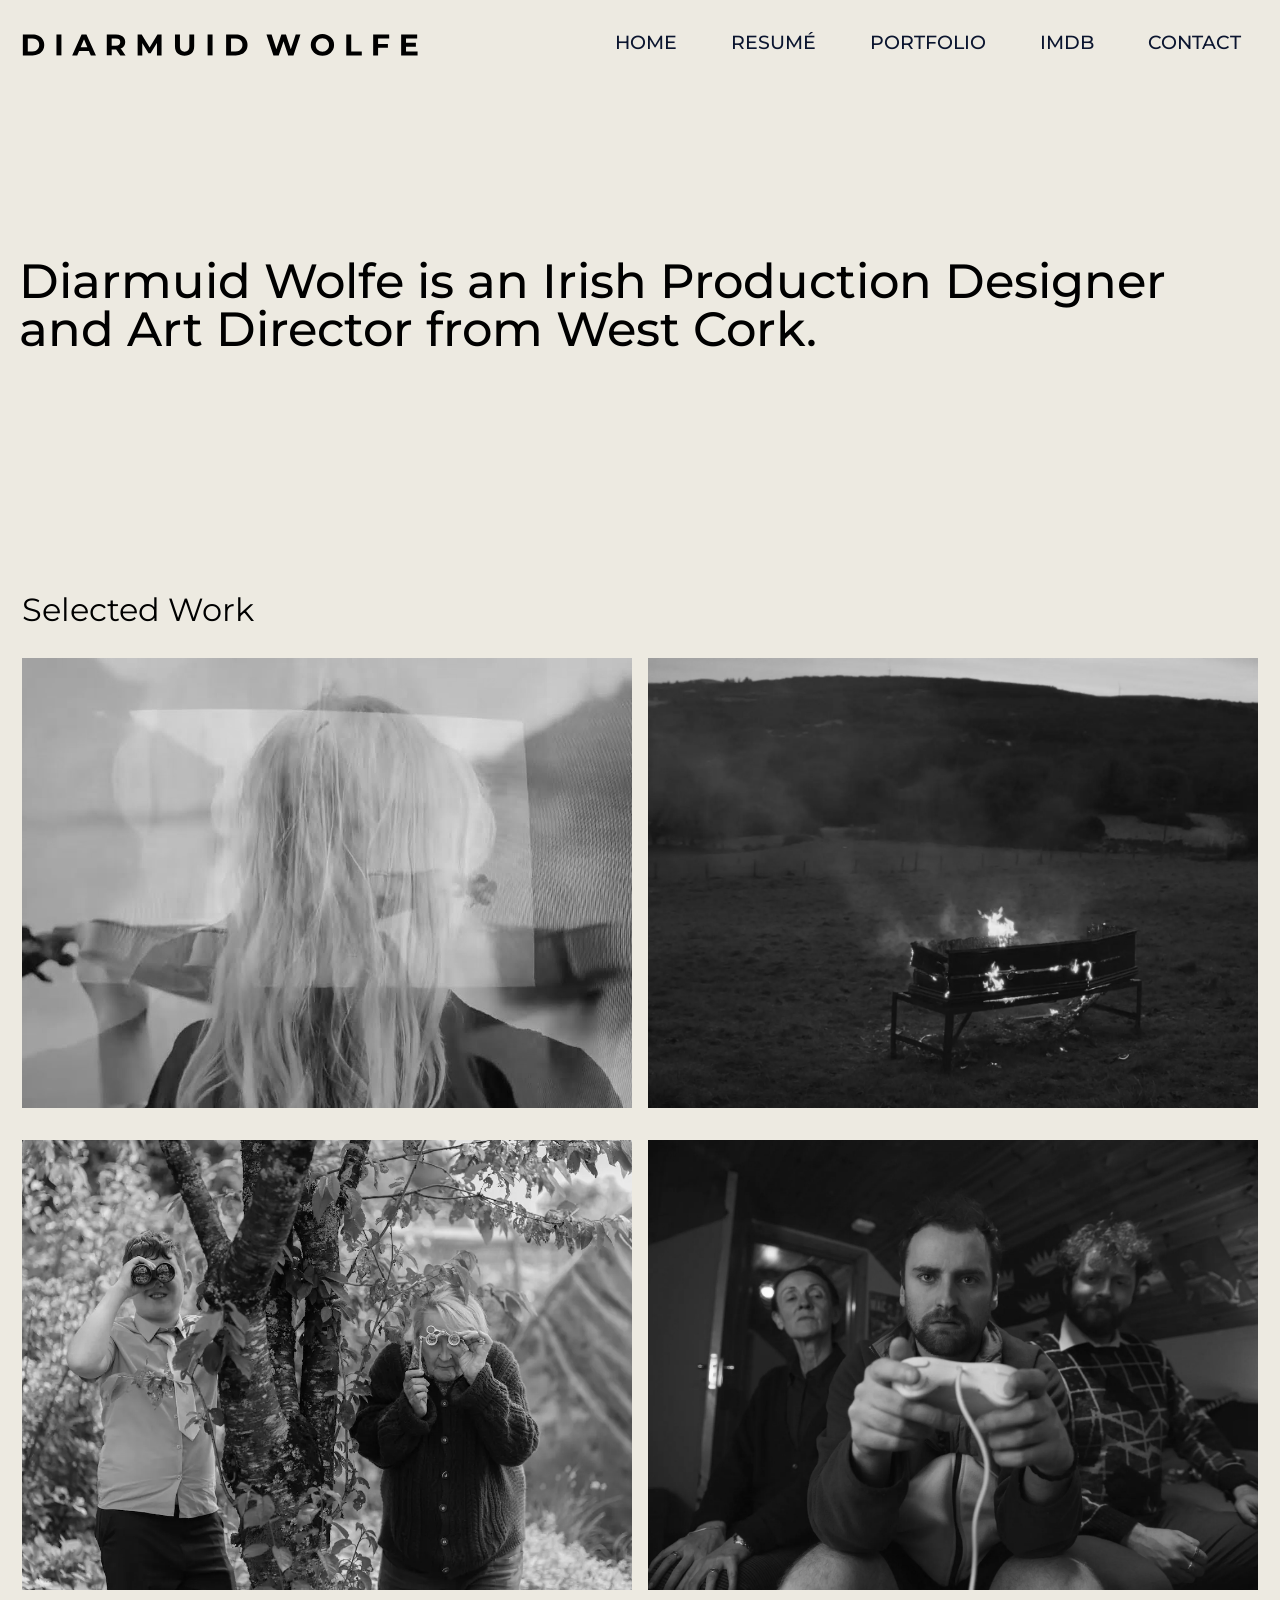
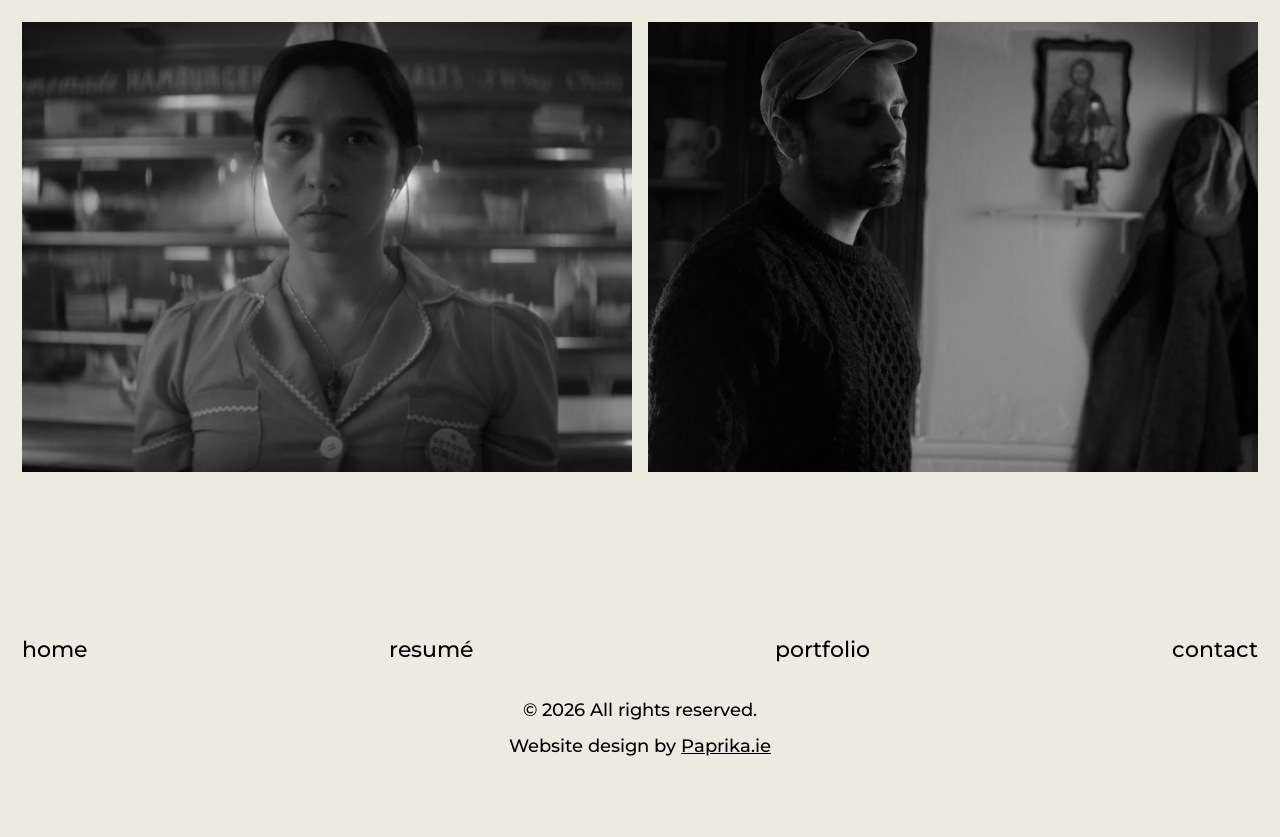
<file: index.html>
<!DOCTYPE html>
<html lang="en">
    <head>
        <meta charset="UTF-8">
        <meta name="viewport" content="width=device-width, initial-scale=1.0">
        <title>Diarmuid Wolfe | Production Designer | Art Director</title>
        <link rel="icon" type="image/svg+xml" href="images/favicon-diarmuidwolfe.svg">
        <link rel="icon" sizes="72x72" href="images/favicon-diarmuidwolfe.svg">
        <link rel="stylesheet" href="css/main.css">
        <link rel="stylesheet" href="css/fadein.css">
        <meta property="og:site_name" content="Diarmuid Wolfe | Production Designer | Art Director">
        <meta property="og:title" content="Diarmuid Wolfe | Production Designer | Art Director">
        <meta property="og:description" content="Diarmuid Wolfe is an Irish Production Designer and Art Director from West Cork.">
        <meta name="description" property="og:description" content="Diarmuid Wolfe is an Irish Production Designer and Art Director from West Cork.">
        <meta property="og:image" content="http://diarmuid.ie/images/tile-diarmuidwolfe.jpg">
        <meta property="og:image:type" content="image/jpeg">
        <meta property="og:image:width" content="300">
        <meta property="og:image:height" content="300">
        <meta property="og:url" content="https://diarmuidwolfe.ie">
    </head>

<body>
    
    <header class="sticky heroFade">
         <div>
            <a href="/">
                <div class="logo-box"></div>
            </a>
        </div>
        <nav>
            <div class="menuToggle" id="menuToggle">
                <input type="checkbox" class="toggle" name="menuTog">
                <span>+</span>
                <ul class="show-desktop hide-mobile black" id="nav">
                    <li><a href="/" class="hover-fill">home</a></li>                                
                    <li><a href="/resume" class="hover-fill">resumé</a></li>
                    <li><a href="/portfolio" class="hover-fill">portfolio</a></li>
                    <li><a href="https://www.imdb.com/name/nm13002659/" class="hover-fill">imdb</a></li>
                    <li><a href="/contact" class="hover-fill">contact</a></li>
                </ul>
            </div>
        </nav>
    </header>

    <div class="container block-half container-flex left" style="margin-top: 80px;text-align: left;">
        <div class="heroFade" style="text-align: left; max-width: 1200px;" id="home">
            <h1>Diarmuid Wolfe is an Irish Production Designer and Art Director from West Cork.</h1>
        </div>
    </div>

    <!--Video Modal: This is where the video player will pop up.-->
    <div class="video-modal">
        <div class="video-modal-close"></div>
        <div class="injectVideo"></div>
    </div>

    <div class="container heroFade">
        <h2>Selected Work</h2>
        <!--Gallery: Remove the class "two" if you want just one column.-->
        <div class="gallery two">
            <!--Video Module - Replace the Data Youtube or Data Vimeo from the end of the video URL, depending on the source video.-->
            <div class="video-module" data-youtube="9Yd9Pu_zc58">
                    <div class="video-cover">
                        <div class="video-overlay video-overlay-youtube">
                            <div class="gallery-item-text"><h3>Niamh Chinn Óir</h3><p class="credit">production designer, editor</p></div>
                        </div>
                        <img src="images/production-designer-ireland-niamh-chinn-oir.jpg" alt="Diarmuid Wolfe Production Designer Ireland Art Director" loading="lazy">
                    </div>
            </div><!--End Video Module-->
            <div class="video-module" data-youtube="CYgJ7k-WWqY">
                    <div class="video-cover">
                        <div class="video-overlay video-overlay-youtube">
                            <div class="gallery-item-text"><h3>Burn the Casket</h3><p class="credit">production designer</p></div>
                        </div>
                        <img src="images/production-designer-ireland-burn-the-casket.webp" alt="Diarmuid Wolfe Production Designer Ireland Art Director" loading="lazy">
                    </div>
            </div><!--End Video Module-->
            <div class="video-module" data-youtube="2T6d62Yg_8Y">
                    <div class="video-cover">
                        <div class="video-overlay video-overlay-youtube">
                            <div class="gallery-item-text"><h3>Mamó & Mise</h3><p class="credit">production designer</p></div>
                        </div>
                        <img src="images/production-designer-ireland-mamo-agus-mise.webp" alt="Diarmuid Wolfe Production Designer Ireland Art Director" loading="lazy">
                    </div>
            </div><!--End Video Module-->
            <div class="video-module" data-youtube="E5Wb9cg6V8g">
                    <div class="video-cover">
                        <div class="video-overlay video-overlay-youtube">
                            <div class="gallery-item-text"><h3>Setanta & Jim Cullen</h3><p class="credit">production designer</p></div>
                        </div>
                        <img src="images/production-designer-ireland-setanta-agus-jim-cullen.webp" alt="Diarmuid Wolfe Production Designer Ireland Art Director" loading="lazy">
                    </div>
            </div><!--End Video Module-->
            <div class="video-module" data-vimeo="968825475">
                    <div class="video-cover">
                        <div class="video-overlay video-overlay-vimeo">
                            <div class="gallery-item-text"><h3>Cat & Mouse</h3><p class="credit">production designer</p></div>
                        </div>
                        <img src="images/production-designer-ireland-cat-and-mouse.webp" alt="Diarmuid Wolfe Production Designer Ireland Art Director" loading="lazy">
                    </div>
            </div><!--End Video Module-->
            <div class="video-module" data-youtube="D6Uo3K6K5qw">
                    <div class="video-cover">
                        <div class="video-overlay video-overlay-youtube">
                            <div class="gallery-item-text"><h3>The Top Road Band</h3><p class="credit">production designer</p></div>
                        </div>
                        <img src="images/production-designer-ireland-top-road-band.webp" alt="Diarmuid Wolfe Production Designer Ireland Art Director" loading="lazy">
                    </div>
            </div><!--End Video Module-->
        </div>            
    </div>

     


     

    <div class="footer heroFade">
         <div class="footer-container container">
            <div><a href="/"><p>home</p></a></div>
            <div><a href="/resume"><p>resumé</p></a></div>
            <div><a href="/portfolio"><p>portfolio</p></a></div>
            <div><a href="/contact"><p>contact</p></a></div>
        </div>
        <div class="footer-container container"></div>
            <div class="copyright">
                <p>© 2026 All rights reserved.</p>
            </div>
            <div class="copyright">
                <p>Website design by <a href="https://www.paprika.ie" class="underline">Paprika.ie</a></p>
            </div>
        </div>
    </div>

    <script src="js/jquery-1.10.2.min.js"></script>
    <script src="js/video.js"></script>
    <script src="js/init.js"></script>
</body>

</html>
</file>
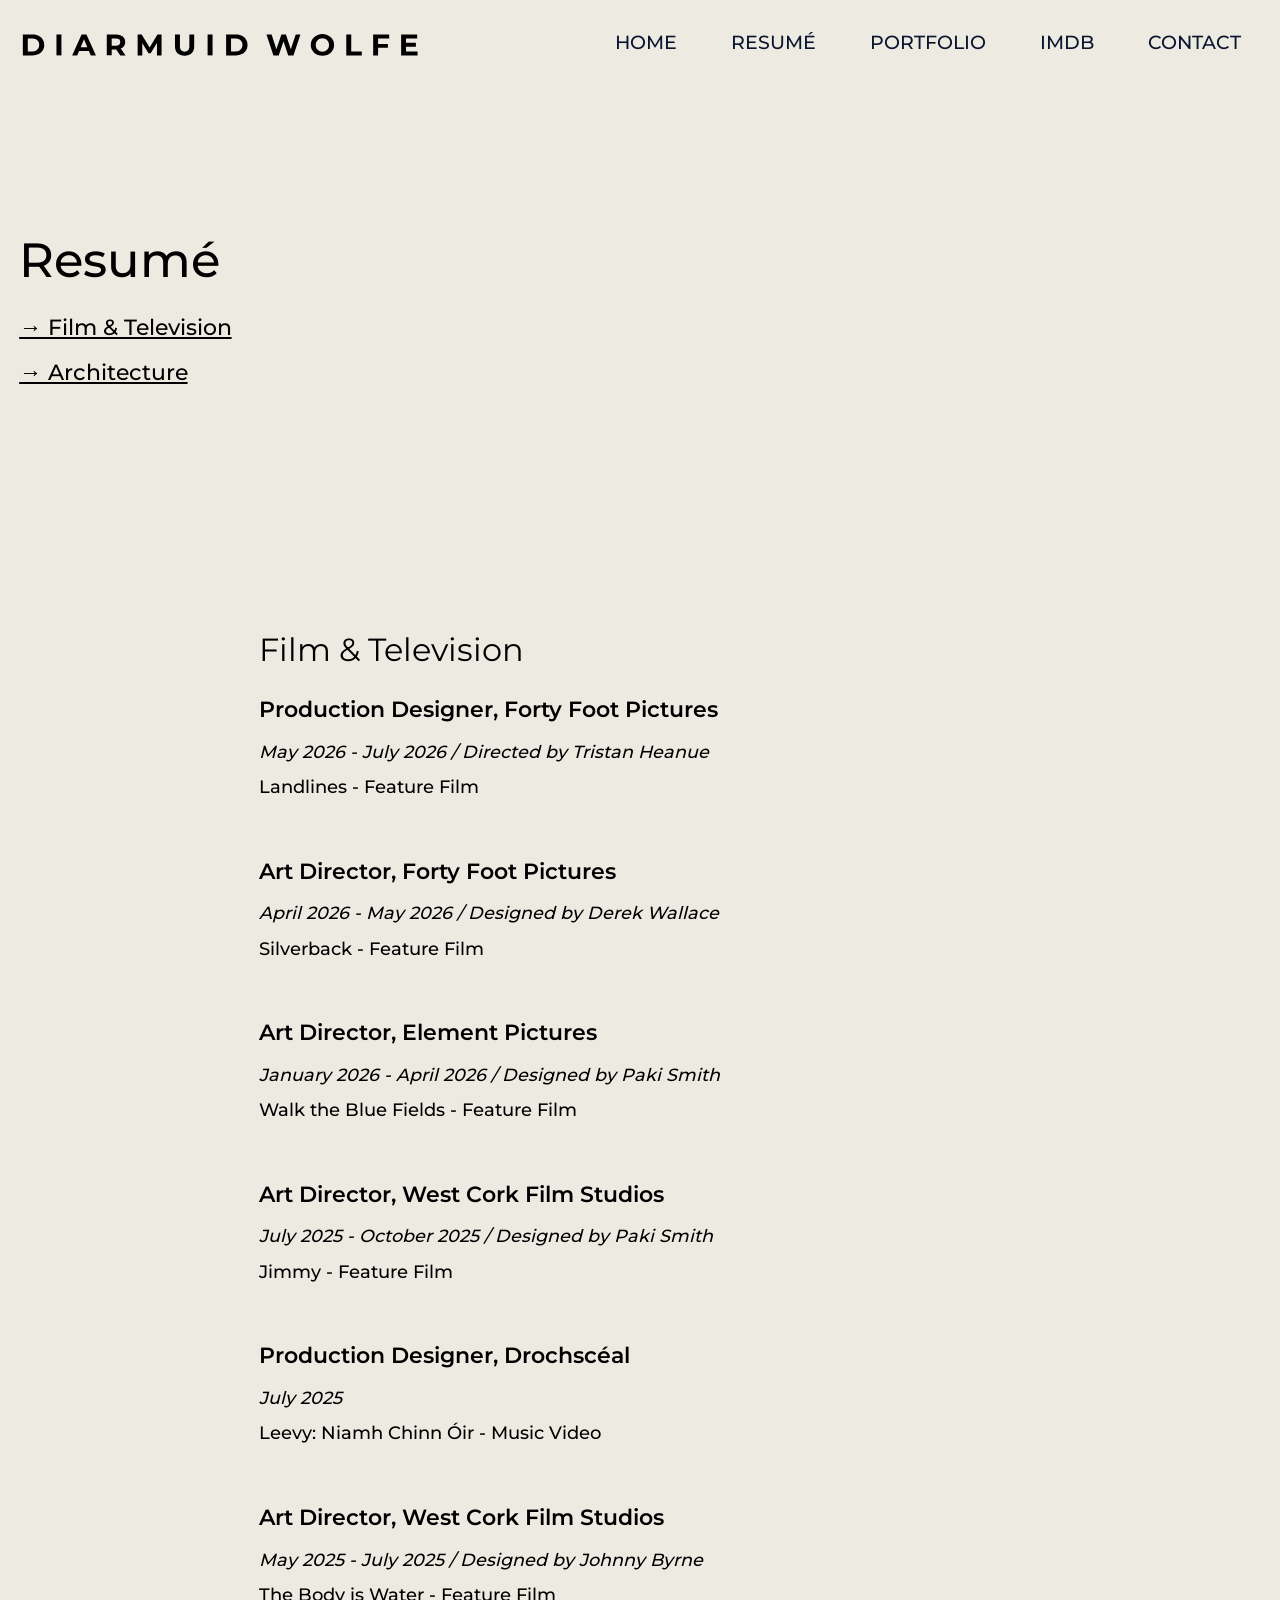
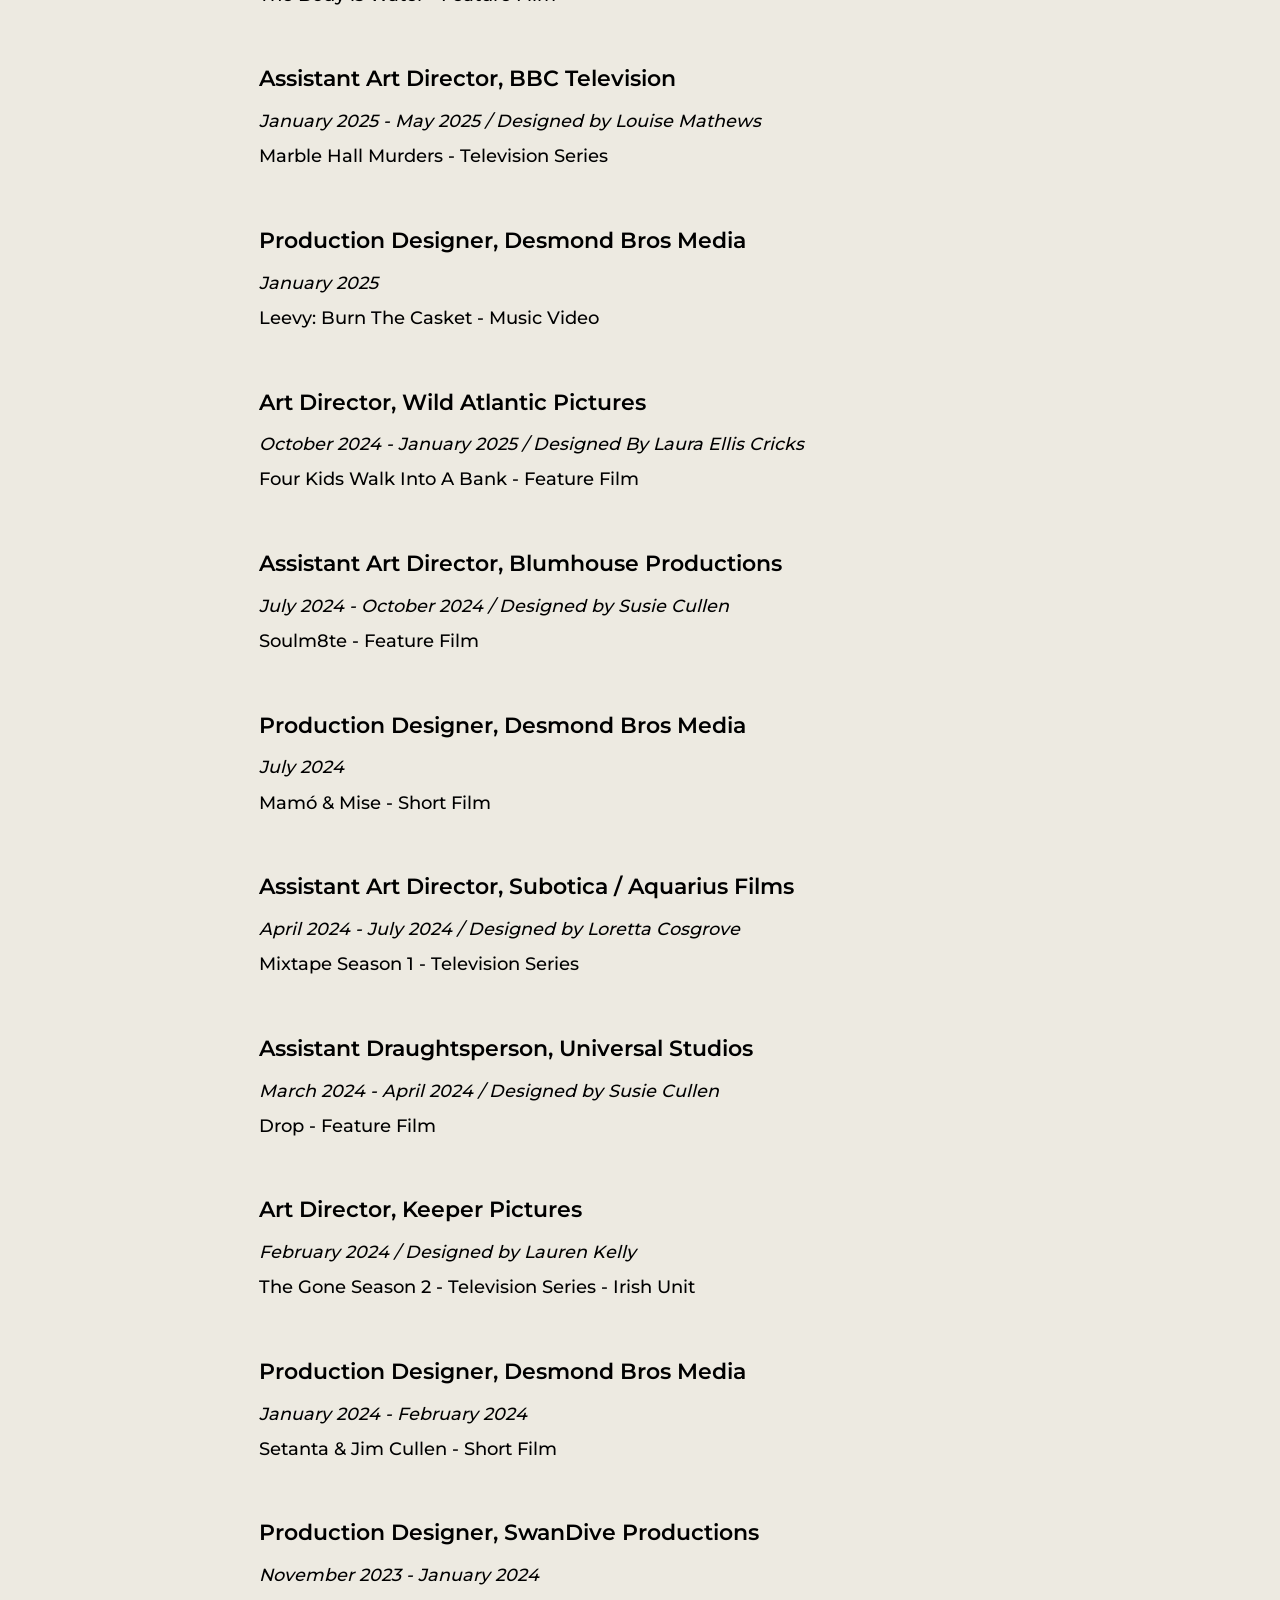
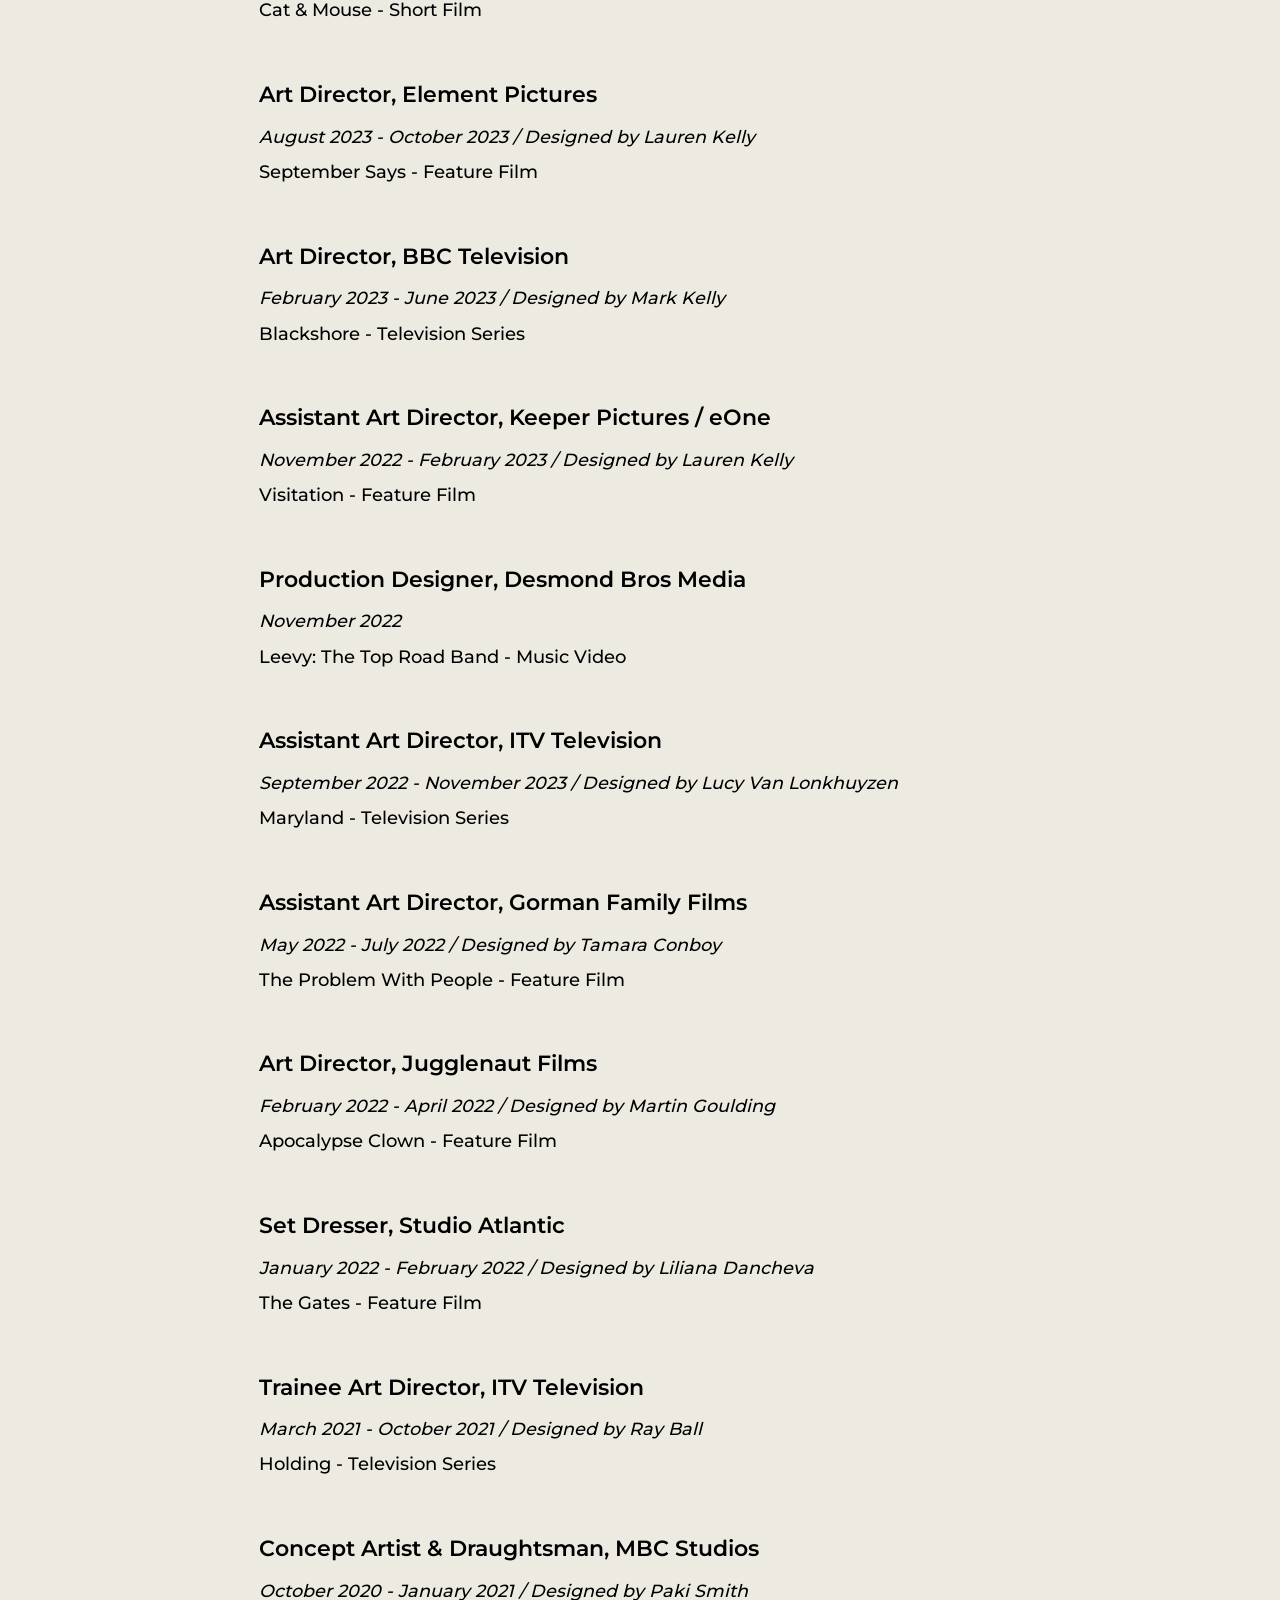
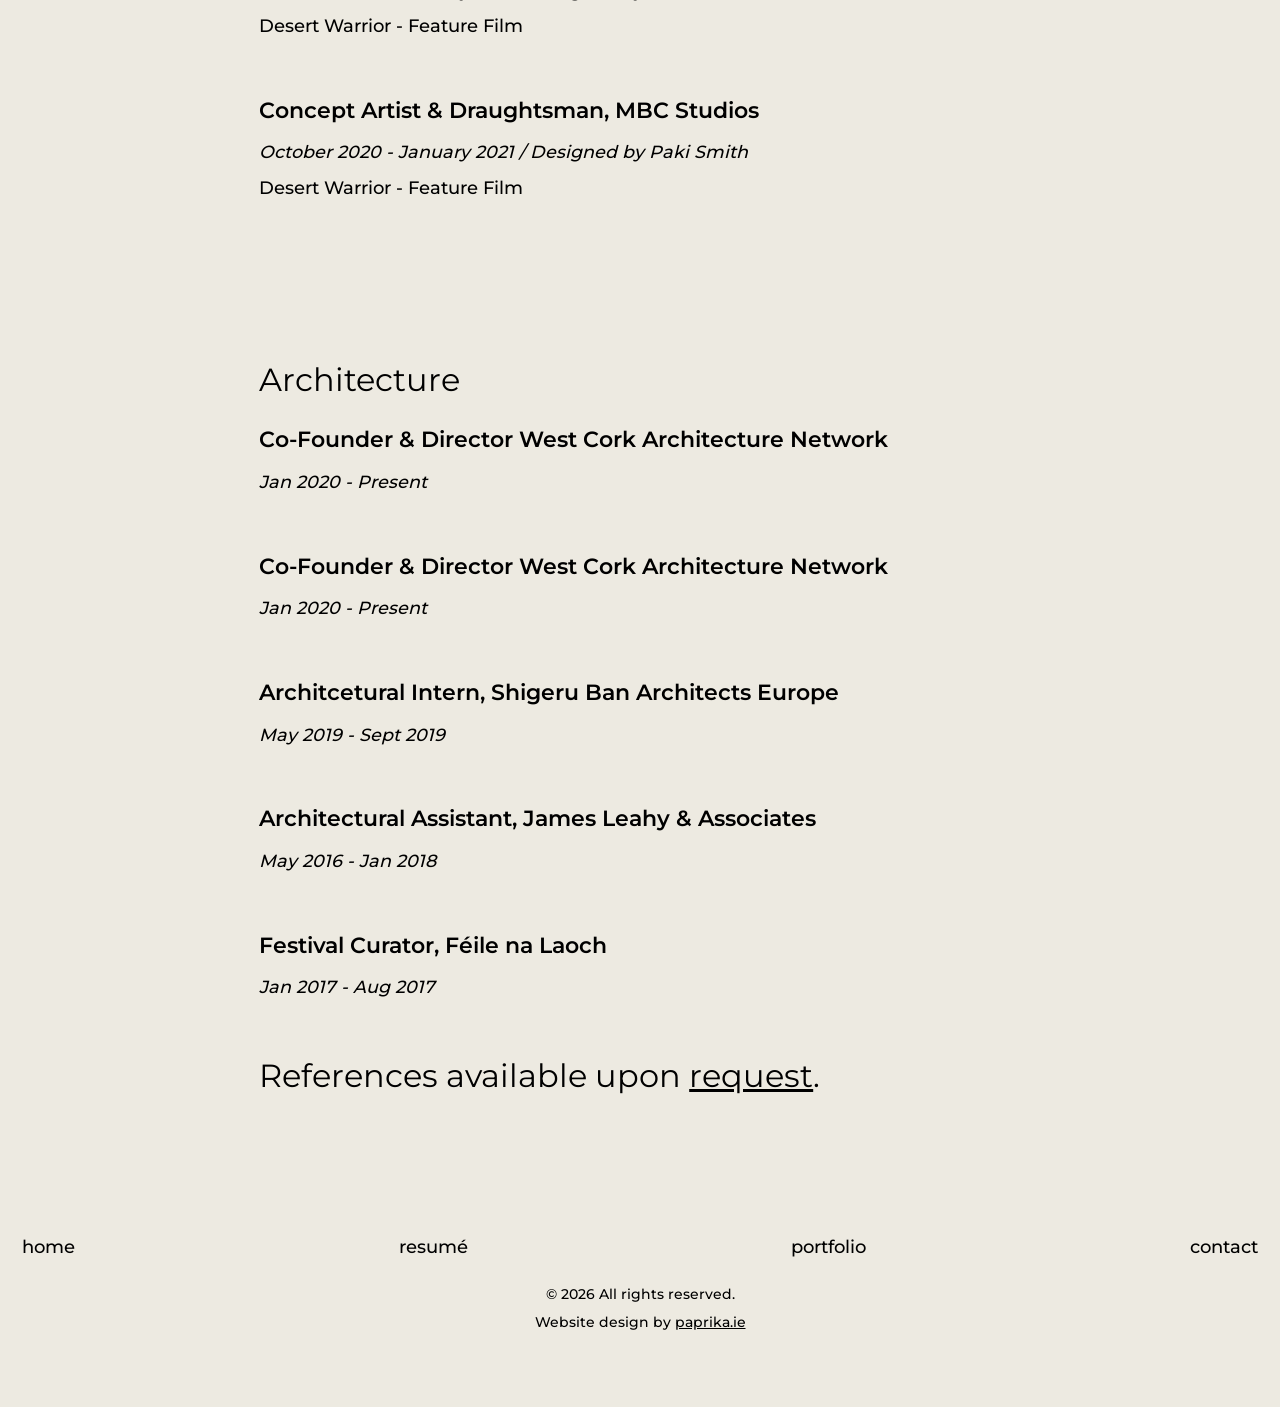
<file: resume.html>
<!DOCTYPE html>
<html lang="en">
    <head>
        <meta charset="UTF-8">
        <meta name="viewport" content="width=device-width, initial-scale=1.0">
        <title>Resumé |  Diarmuid Wolfe | Production Designer | Art Director</title>
        <link rel="icon" type="image/svg+xml" href="images/favicon-diarmuidwolfe.svg">
        <link rel="icon" sizes="72x72" href="images/favicon-diarmuidwolfe.svg">
        <link rel="stylesheet" href="css/main.css">
        <link rel="stylesheet" href="css/fadein.css">
        <meta property="og:site_name" content="Diarmuid Wolfe | Production Designer | Art Director">
        <meta property="og:title" content="Diarmuid Wolfe | Production Designer | Art Director">
        <meta property="og:description" content="Diarmuid Wolfe is an Irish Production Designer and Art Director from West Cork.">
        <meta name="description" property="og:description" content="Diarmuid Wolfe is an Irish Production Designer and Art Director from West Cork.">
        <meta property="og:image" content="http://diarmuid.ie/images/tile-diarmuidwolfe.jpg">
        <meta property="og:image:type" content="image/jpeg">
        <meta property="og:image:width" content="300">
        <meta property="og:image:height" content="300">
        <meta property="og:url" content="https://diarmuidwolfe.ie/resume">
    </head>

<body>
    
    <header class="sticky heroFade">
         <div>
            <a href="/">
                <div class="logo-box"></div>
            </a>
        </div>
        <nav>
            <div class="menuToggle" id="menuToggle">
                <input type="checkbox" class="toggle" name="menuTog">
                <span>+</span>
                <ul class="show-desktop hide-mobile black" id="nav">
                    <li><a href="/" class="hover-fill">home</a></li>                                
                    <li><a href="/resume" class="hover-fill">resumé</a></li>
                    <li><a href="/portfolio" class="hover-fill">portfolio</a></li>
                    <li><a href="https://www.imdb.com/name/nm13002659/" class="hover-fill">imdb</a></li>
                    <li><a href="/contact" class="hover-fill">contact</a></li>
                </ul>
            </div>
        </nav>
    </header>

    <div class="container block-half container-flex left" style="margin-top: 80px;text-align: left;">
        <div class="heroFade" style="text-align: left; max-width: 1200px;" id="home">
            <h1>Resumé</h1>
            <a href="#Film" class="underline smoothscroll"><p>→ Film & Television</p></a>
            <a href="#Architecture" class="underline smoothscroll"><p>→ Architecture</p></a>
        </div>
    </div>

    <div class="container-short heroFade">
        <div id="Film" style="padding-top: 40px;">
            <h2>Film & Television</h2>
          <div class="project-credit">
            <p class="project-position">Production Designer, Forty Foot Pictures</p>
            <p class="project-details">May 2026 - July 2026 / Directed by Tristan Heanue</p>
            <p class="project-name">Landlines - Feature Film</p>
          </div>
          <div class="project-credit">
            <p class="project-position">Art Director, Forty Foot Pictures</p>
            <p class="project-details">April 2026 - May 2026 / Designed by Derek Wallace</p>
            <p class="project-name">Silverback - Feature Film</p>
          </div>
          <div class="project-credit">
            <p class="project-position">Art Director, Element Pictures</p>
            <p class="project-details">January 2026 - April 2026 / Designed by Paki Smith</p>
            <p class="project-name">Walk the Blue Fields - Feature Film</p>            
          </div>
          <div class="project-credit">
            <p class="project-position">Art Director, West Cork Film Studios</p>
            <p class="project-details">July 2025 - October 2025 / Designed by Paki Smith</p>
            <p class="project-name">Jimmy - Feature Film</p>            
          </div>
          <div class="project-credit">
            <p class="project-position">Production Designer, Drochscéal</p>
            <p class="project-details">July 2025</p>
            <p class="project-name">Leevy: Niamh Chinn Óir - Music Video</p>            
          </div>
          <div class="project-credit">
            <p class="project-position">Art Director, West Cork Film Studios</p>
            <p class="project-details">May 2025 - July 2025 / Designed by Johnny Byrne</p>
            <p class="project-name">The Body is Water - Feature Film</p>            
          </div>
          <div class="project-credit">
            <p class="project-position">Assistant Art Director, BBC Television</p>
            <p class="project-details">January 2025 - May 2025 / Designed by Louise Mathews</p>
            <p class="project-name">Marble Hall Murders - Television Series</p>            
          </div>
          <div class="project-credit">
            <p class="project-position">Production Designer, Desmond Bros Media</p>
            <p class="project-details">January 2025</p>
            <p class="project-name">Leevy: Burn The Casket - Music Video</p>            
          </div>
          <div class="project-credit">
            <p class="project-position">Art Director, Wild Atlantic Pictures</p>
            <p class="project-details">October 2024 - January 2025 / Designed By Laura Ellis Cricks</p>
            <p class="project-name">Four Kids Walk Into A Bank - Feature Film</p>            
          </div>
          <div class="project-credit">
            <p class="project-position">Assistant Art Director, Blumhouse Productions</p>
            <p class="project-details">July 2024 - October 2024 / Designed by Susie Cullen</p>
            <p class="project-name">Soulm8te - Feature Film</p>            
          </div>
          <div class="project-credit">
            <p class="project-position">Production Designer, Desmond Bros Media</p>
            <p class="project-details">July 2024</p>
            <p class="project-name">Mamó & Mise  - Short Film</p>            
          </div>
          <div class="project-credit">
            <p class="project-position">Assistant Art Director, Subotica / Aquarius Films</p>
            <p class="project-details">April 2024 - July 2024 / Designed by Loretta Cosgrove</p>
            <p class="project-name">Mixtape Season 1 - Television Series</p>
          </div>
          <div class="project-credit">
            <p class="project-position">Assistant Draughtsperson, Universal Studios</p>
            <p class="project-details">March 2024 - April 2024 / Designed by Susie Cullen</p>
            <p class="project-name">Drop - Feature Film</p>
          </div>
          <div class="project-credit">
            <p class="project-position">Art Director, Keeper Pictures</p>
            <p class="project-details">February 2024 / Designed by Lauren Kelly</p>
            <p class="project-name">The Gone Season 2 - Television Series - Irish Unit</p>
          </div>
          <div class="project-credit">
            <p class="project-position">Production Designer, Desmond Bros Media</p>
            <p class="project-details">January 2024 - February 2024</p>
            <p class="project-name">Setanta & Jim Cullen - Short Film</p>
          </div>
          <div class="project-credit">
            <p class="project-position">Production Designer, SwanDive Productions</p>
            <p class="project-details">November 2023 - January 2024</p>
            <p class="project-name">Cat & Mouse - Short Film</p>
          </div>
          <div class="project-credit">
            <p class="project-position">Art Director, Element Pictures</p>
            <p class="project-details">August 2023 - October 2023 / Designed by Lauren Kelly</p>
            <p class="project-name">September Says - Feature Film</p>
          </div>
          <div class="project-credit">
            <p class="project-position">Art Director, BBC Television</p>
            <p class="project-details">February 2023 - June 2023 / Designed by Mark Kelly</p>
            <p class="project-name">Blackshore - Television Series</p>
          </div>
          <div class="project-credit">
            <p class="project-position">Assistant Art Director, Keeper Pictures / eOne</p>
            <p class="project-details">November 2022 - February 2023 / Designed by Lauren Kelly</p>
            <p class="project-name">Visitation - Feature Film</p>
          </div>
          <div class="project-credit">
            <p class="project-position">Production Designer, Desmond Bros Media</p>
            <p class="project-details">November 2022</p>
            <p class="project-name">Leevy: The Top Road Band - Music Video</p>            
          </div>
          <div class="project-credit">
            <p class="project-position">Assistant Art Director, ITV Television</p>
            <p class="project-details">September 2022 - November 2023 / Designed by Lucy Van Lonkhuyzen</p>
            <p class="project-name">Maryland - Television Series</p>
          </div>
          <div class="project-credit">
            <p class="project-position">Assistant Art Director, Gorman Family Films</p>
            <p class="project-details">May 2022 - July 2022 / Designed by Tamara Conboy</p>
            <p class="project-name">The Problem With People - Feature Film</p>
          </div>
          <div class="project-credit">
            <p class="project-position">Art Director, Jugglenaut Films	</p>
            <p class="project-details">February 2022 - April 2022 / Designed by Martin Goulding</p>
            <p class="project-name">Apocalypse Clown - Feature Film</p>
          </div>
          <div class="project-credit">
            <p class="project-position">Set Dresser, Studio Atlantic</p>
            <p class="project-details">January 2022 - February 2022 / Designed by Liliana Dancheva</p>
            <p class="project-name">The Gates - Feature Film</p>
          </div>
          <div class="project-credit">
            <p class="project-position">Trainee Art Director, ITV Television</p>
            <p class="project-details">March 2021 - October 2021 / Designed by Ray Ball</p>
            <p class="project-name">Holding - Television Series</p>
          </div>
          <div class="project-credit">
            <p class="project-position">Concept Artist & Draughtsman, MBC Studios</p>
            <p class="project-details">October 2020 - January 2021 / Designed by Paki Smith</p>
            <p class="project-name">Desert Warrior - Feature Film</p>
          </div>
          <div class="project-credit">
            <p class="project-position">Concept Artist & Draughtsman, MBC Studios</p>
            <p class="project-details">October 2020 - January 2021 / Designed by Paki Smith</p>
            <p class="project-name">Desert Warrior - Feature Film</p>
          </div>
        </div>

        <div id="Architecture" style="padding-top: 40px;">
          <h2>Architecture</h2>
          <div class="project-credit">
             <p class="project-position">Co-Founder & Director West Cork Architecture Network</p>
            <p class="project-details">Jan 2020 - Present</p>
          </div>
          <div class="project-credit">
            <p class="project-position">Co-Founder & Director West Cork Architecture Network</p>
            <p class="project-details">Jan 2020 - Present</p>
          </div>
          <div class="project-credit">
            <p class="project-position">Architcetural Intern,  Shigeru Ban Architects Europe</p>
            <p class="project-details">May 2019 - Sept 2019</p>
          </div>
          <div class="project-credit">
            <p class="project-position">Architectural Assistant,  James Leahy & Associates</p>
            <p class="project-details">May 2016 - Jan 2018</p>
          </div>
          <div class="project-credit">
            <p class="project-position">Festival Curator,  Féile na Laoch</p>
            <p class="project-details">Jan 2017 - Aug 2017</p>
          </div>
          <h2>References available upon <a href="/contact" class="underline">request</a>.</h2>
        </div>
    </div>
    

     


     

    <div class="footer heroFade">
         <div class="footer-container container">
            <div><a href="/"><p class="project-name">home</p></a></div>
            <div><a href="/resume"><p class="project-name">resumé</p></a></div>
            <div><a href="/portfolio"><p class="project-name">portfolio</p></a></div>
            <div><a href="/contact"><p class="project-name">contact</p></a></div>
        </div>
        <div class="footer-container container"></div>
            <div class="copyright">
                <p class="project-name">© 2026 All rights reserved.</p>
            </div>
            <div class="copyright">
                <p class="project-name">Website design by <a href="https://www.paprika.ie" class="underline">paprika.ie</a></p>
            </div>
        </div>
    </div>
    
</body>

</html>
</file>
<file: css/main.css>
/***** Fonts *****/
@font-face {
font-family: 'Montserrat';
src: url('../fonts/Montserrat-VariableFont_wght.woff2') format('woff2-variations');
font-display: swap;
font-weight: 100 900;
}

/***** Fundamentals Set-up (Colours, Typography, Body, Html, Container *****/
:root {
    --primary-colour:  var(--black-colour);
    --secondary-colour: #FFC52B;
    --highlight-colour: #cb1d3b;
    --red-colour: #cb1d3b;
    --white-colour: #fff;
    --black-colour:  black;
    --blue-dark: #0b152f;
    --grey-colour: #EDEAE1;
    --primary-font: 'Montserrat';
    --secondary-font: 'Montserrat';
    --border-radius: 10px;
}

* {box-sizing: border-box;}

html {
    margin: 0;
    max-width: 3000px;
    background-color: var(--grey-colour);
    scroll-behavior: smooth;
    overflow-x: hidden;
}

body  {
    margin: 0;
    font-family: var(--primary-font), sans-serif;
    color: var(--primary-colour);
    margin: 0; padding: 0px;
    background-color: var(--grey-colour);
    overflow-x: hidden;
}

::selection {background: var(--secondary-colour); color: var(--blue-dark);}

.heroFade { animation: fadein 2s;}   @keyframes fadein {from { opacity: 0} to { opacity: 1}}

input, textarea, button, select, a {
  -webkit-tap-highlight-color: rgba(0,0,0,0);
  cursor: pointer;
  color: inherit;
  text-decoration: none;

}

a img {-webkit-tap-highlight-color: rgba(0,0,0,0); text-decoration: none;}

p {
    font-size: 1.2em;
    line-height: 1em;
    font-weight: 500;
    font-family: var(--primary-font), sans-serif;
}

h1 {font-weight: 500; font-size: 2em; line-height: 1.1em;}
h2 {font-weight: 400; font-size: 1.6em; line-height: 1em; margin-top: 2em; margin-bottom: 1em;}
h3 { font-weight: 500; font-size: 2em;line-height: 1em;}

.underline {text-decoration: underline;}
.right {text-align: right;}
.center {text-align: center;}

/***** Top Menu *****/
.hide-mobile {
    transition: 400ms ease-in-out;
    transform: translate(110%,0);
    height: 100%;
    box-shadow: 3px 4px 8px 3px rgba(0, 0, 0, 0.1);
}

.hide-mobile li {
    opacity: 0;
    transition: 0.2s;
    transform: translateY(50px);  
} 

header {
    display: flex;
     padding: 0 1.2em;
     margin: auto;
    max-width: 2000px;
    justify-content: space-between;
    justify-items: space-between;
}

.sticky {
    position: absolute;
    top: 0;
    left: 0;
    width: 100%;
    height: 120px;
    background-color: transparent;
    z-index: 5;    
}
.sticky-gradient {background: linear-gradient(180deg,rgba(0,0,0,.8) 0%,rgba(0,0,0,0) 100%);}

.menu {
    width: 25px;
    margin-top: 1em;
    margin-right: 1em;
}

#menuToggle {
    display: flex;
    flex-direction: column;
    position: relative;
    top: 0;
    left: 25px;
    margin-right: 50px;
    margin-top: 30px;
    z-index: 50;
    -webkit-user-select: none;
    user-select: none;
  }
  
  #menuToggle input
  {
    display: flex;
    width: 4em;
    height: 4em;
    position: absolute;
    cursor: pointer;
    opacity: 0;
    z-index: 55;
    margin-right: 10px;
  }
  
  #menuToggle span
  {
    display: block;
    margin-top: -10px;
    font-size: 4em;
    position: relative;
    color: var(--black-colour);
    outline: var(--black-colour);
    z-index: 50;
    transition: transform 0.5s cubic-bezier(0.77,0.2,0.05,1.0),
                opacity 0.55s ease;
  }
  
  #menuToggle input:checked ~ span
  {
    opacity: 1;
    color: var(--primary-colour);
    transform: rotate(135deg);
  }

  #menuToggle input:checked ~ .hide-mobile
  {
    opacity: 1;
    transition: all 1s cubic-bezier(0.23, 1, 0.32, 1); 
    transform: translate(0);
    border-radius: 0;
    height: 100%;
  }

 #menuToggle input:checked ~ .hide-mobile li
  {
    opacity: 1;
    transition: 1s cubic-bezier(0.23, 1, 0.32, 1); 
    transform: translateY(0);
    transition-delay: 1s;
  }

  #menuToggle input:checked ~ .hide-mobile li:nth-child(1) {
    transition-delay: 0.2s;
  }
  #menuToggle input:checked ~ .hide-mobile li:nth-child(2) {
    transition-delay: 0.4s;
  }
  #menuToggle input:checked ~ .hide-mobile li:nth-child(3) {
    transition-delay: 0.6s;
  }
  #menuToggle input:checked ~ .hide-mobile li:nth-child(4) {
    transition-delay: 0.8s;
  }

  #menuToggle input:checked ~ .hide-mobile li:nth-child(5) {
    transition-delay: 1s;
  }

nav {
    display: block;
}

nav ul {
    position: fixed;
    width: 100%;
    right: 0;
    top: 0;
    bottom: 0;
    background: var(--grey-colour);
    color: var(--blue-dark);
    z-index: 7;
    text-align: left;
    padding-top: 100px;
    height: 100%; 
    font-family: var(--primary-font), sans-serif;
    list-style-type: none;
    margin-top: 0;
}

nav ul li {
    width: 100%;
    margin-left: 20px;
    text-decoration: none;
}

nav ul li a {
    text-decoration: none;
    display: block;
    padding: .8em 10px;
    text-align: left;
    font-weight: 500;
    font-size: 2rem;
    text-transform: uppercase;
    border-radius: 4px;
}

nav ul li a:hover {
   text-decoration: underline;
}

.logo-box {
    position: relative;
    max-width: 100%;
    margin-right: 10px;
}

.logo-box-show {
    opacity: 0;
    transition: 400ms ease-in-out;
}

.mobile-nav>.logo-box-show {
    opacity: 100;
    transition: 400ms ease-in-out;
}

.logo-box:hover {
    opacity: 80%;
}

.logo-box::before {
    content: url(/images/diarmuidwolfe-logo-temp-black-phone.svg);
    display: block;
    width: 200px;
    margin-top: 30px;
    cursor: pointer;
    z-index: 10;
}

/***** Footer Menu *****/
.footer {
    width: 100%;
    height: auto;
    background-color: var(--grey-colour);
    color: var(--primary-colour);
    padding: 6em 0 4em 0;
}

.footer a {
    color: inherit;
}

.footer-container {
    margin: 0 5% 0 5%;
    display: flex;
    align-items: center;
    justify-content: space-between;
    flex-wrap: wrap;
}

.footer-grid {
    padding: 1em 2em 1em 2em;
    display: grid;
    gap: 30px;
    -webkit-box-flex: 1;
    flex-grow: 1;
    max-width: 54em;
    grid-template-columns: repeat(2, 1fr);

}

.footer a:hover {
    text-decoration: underline;
}

.copyright {
    text-align: center;
    font-weight: 600;
    font-size: .8em;
}

.copyright a {text-decoration: underline;}

.copyright a:hover {
   text-decoration-style: wavy !important;
   transition: all ease-in-out 2s;
}

/***** Gallery *****/
.gallery {
    display: grid;
    column-gap: 1em;
    row-gap: 1em;
    -webkit-box-flex: 1;
    flex-grow: 1;
    grid-template-columns: repeat(1fr);
    min-height: 0;  /* NEW */
  min-width: 0;   /* NEW; needed for Firefox */
  margin: 2em auto 2em auto;
  justify-content: center;
  width: 100%;
  transition: all 1s;
}

.gallery-item {
    display: block;
    position: relative;
    width: 100%;
    height: 600px;
    max-height: 50vh;
    margin: auto;
    background-color: var(--black-colour);
    overflow: hidden;
    cursor: pointer;
}

.gallery-item img {object-fit: cover; width: 100%; height: 100%;filter: grayscale(1);transform: scale(1);-webkit-transition: 0.4s ease;transition: 0.4s ease;}

.gallery-item:hover img {filter: grayscale(0); transform: scale(1.02); -webkit-transition: 0.4s ease;transition: 0.4s ease;}

.gallery-item-text {
    position: absolute;
    bottom: 12%;
    left: 5%;
    padding: 1em;
    color: var(--white-colour);
    text-shadow: 0px 0px 2px rgba(0,0,0,.4);
    -webkit-transition: 0.4s ease;transition: 0.4s ease;
    opacity: 1;
}

.gallery-item-text h3 {
    font-weight: 600;
    font-size: 1.4em;
    line-height: 1em;
    text-transform: uppercase;
    margin-bottom: 0;
}

.gallery-item-text .credit {text-transform: uppercase;font-weight: 300;font-size: .8em;}


/***** Types of Containers and Blocks *****/
.container {
    padding: 0 1.2em;
    margin-right: 0.2em;
    margin-left: 0.2em;    
}

.container-short {
        max-width: 800px;
        padding: 0 1.2em;
        margin: 0 auto 0 auto
}

.block-full {
    min-height: 100vh;
    margin: 0;
    align-items: center;
    text-align: left;
    justify-content: center;
    position: relative;
}

.block-half {
    min-height: 50vh;
    margin: auto;
    align-items: center;
    text-align: left;
    justify-content: center;
}

.block-half img {width: 100%;height: 100%;}

.block-half-basic {
    min-height: 50vh;
    padding: 2em 0 2em 0;
}

.container-flex {
        display: flex;
        align-items: center;
        align-content: center;
        justify-content: center;
        position: relative;
        flex-wrap: wrap;
}

.container-flex.left {justify-content: left;}

.project-credit {margin-bottom: 4rem;}
.project-position {font-weight: 600;}
.project-details {font-style: italic; font-size: 1.1em;}
.project-name {font-size: 1.1em;}

/*** PDF Viewer ***/
.pdfobject-container { height: 1000px; max-height: 90vh; border: 1px solid #ccc; width: 100%; max-width: 2000px; margin: auto;}

/***** Video Popup *****/
.video-module { margin-bottom: 1em;}

.video-overlay {
    display: flex;
    position: absolute;
    top: 0;
    right: 0;
    bottom: 0;
    left: 0;
    margin: auto;
    opacity: 1;
    align-items: center;
    justify-content: center;
    transition-duration: .3s;
    cursor: pointer;
}

.video-cover {
    position : relative;
    overflow: hidden;
    font-size: 1.2em;
    font-weight: 800;
    width: 100%;
    height: 600px;
    max-height: 50vh;
    overflow: hidden;-webkit-transition: 0.4s ease;transition: 0.4s ease;
}
.video-cover img {
    width: 100%;
    height: 100%;
    object-fit : cover;
}

.video-modal {
    z-index          : 999999;
    display          : none;
    position         : fixed;
    top              : 0;
    right            : 0;
    bottom           : 0;
    left             : 0;
    background-color : var(--black-colour);
    color: var(--w);
}

.video-modal-close {
    display         : flex;
    height          : 60px;
    padding-right   : 25px;
    align-items     : center;
    justify-content : flex-end;
    cursor          : pointer;
  }

.video-modal-close::before {
    content: url(../images/icon-menu-close.svg);
    width: 30px;
}

.video-modal-container {
    height  : calc(100vh);
    margin-top: -30px;
    padding : 25px;
}

.video-modal-container-interior {
    padding:56.25% 0 0 0;position:relative;
}

.video-modal-iframe {
    max-height          : calc(100vh - 105px) !important;
    opacity             : 1;
    transition-duration : .3s;
    top: 25vh;
    position:absolute;
    width:100%;
    height:100%;
}

/***** Responsive - Medium-Sized Screens *****/
@media only screen and (min-width: 650px) { 
    /* Menu - Medium Screens */
    .hide-desktop {
        display: none;
    }
    .show-mobile {
        display: block;
    }
    .logo-box::before {
        content: url(/images/diarmuidwolfe-logo-temp-black.svg);
        display: block;
        width: 400px;
    }

    /* Video Popup - Large Screens */
    .video-modal-iframe {top: 0;}

    .gallery-item-text {opacity: 0;}

    .video-module:hover .gallery-item-text {opacity: 1; -webkit-transition: 0.4s ease;transition: 0.4s ease;}

    .video-overlay {opacity: 0;}
    .video-cover:hover .video-overlay  { opacity: 1;}
    .video-cover {filter: grayscale(1); -webkit-transition: 0.4s ease;transition: 0.4s ease;}
    .video-cover:hover {filter: grayscale(0); -webkit-transition: 0.4s ease;transition: 0.4s ease;}
}

/***** Responsive - Large-Sized Screens *****/
@media only screen and (min-width: 900px) {
   /* Typography - Large Screens */
    h1 {font-size: 3rem; line-height: 3rem;}
    h2 {font-size: 2em; line-height: 1em;}
    h3 {font-size: 2em;line-height: 1em;}
    p { font-size: 1.4em;line-height: 1em;}
    
    /* Menu - Large Screens */
    nav {margin: 0; display: block;}
    nav ul {
        position: relative;
        background: none;
        height: 0em;
        display: inline-block;
        object-position: right;
        padding-top: 0;
        padding-right: 0;
        margin: 0 0 20px 0;
        width: 100%;
    }
    nav ul li {
        text-align: center;
        display: inline-block;
        margin: 0;
        width: auto;
    }
    nav ul li a {
        background-color: inherit;
        text-align: center;
        margin-bottom: 0;
        font-weight: 500;
        font-size: 1.2rem;
        padding: 0 25px 0 25px;
    }
    #menuToggle {margin-right: 20px;}
    #menuToggle span{display: none;}
    #menuToggle input ~ .hide-mobile li
    {
      opacity: 1;
      transform: translateY(0);
    } 
    .hide-mobile {display: flex; box-shadow: none;}
    .show-desktop {
        display: block;
        opacity: 1;
        transform: translate(0);
        transition: cubic-bezier(0.075, 0.82, 0.165, 1);
    }
    
    /* Gallery - Large Screens */
    .gallery {grid-template-columns: repeat(1, 1fr);}
    .gallery.two {grid-template-columns: repeat(2, 1fr);}
}
</file>
<file: css/fadein.css>
section {
    opacity: 0;
    transform: translate(0, 20px); transition: all 1.5s;
}
    
section.visible {
    opacity: 1;
    transform: translate(0, 0); 
}


.fadeUp, .fadeUpDelayed {
  opacity: 0;
  transform: translate(0, 40px); transition: all 1.5s;

}
  
.fadeUp.visible {
  opacity: 1;
  transform: translate(0, 0); 
}

.fadeUpDelayed.visible {
  opacity: 1;
  transform: translate(0, 0); 
  transition-delay: 0.5s;

}

.fadeIn {
  opacity: 0; transition: all 1.5s;
}

.fadeIn.visible {opacity: 1;}

.heroFadeUp {
  animation: heroFadeUp 2s;
}
@keyframes heroFadeUp {
  from { opacity: 0; transform: translate(0, 40px); }
  to   { opacity: 1; transform: translate(0,0);}
}

.heroFadeDelayed {
  animation: fadeinDelayed 2.5s;
}
@keyframes fadeinDelayed {
  from { opacity: 0; transform: translate(0, 40px); }
  to   { opacity: 1; transform: translate(0,0);}
}



/*I put this  in made css to apply universally
.heroFade {
    animation: fadein 2s;
  }
  @keyframes fadein {
    from { opacity: 0}
    to   { opacity: 1}
  }
*/
</file>
